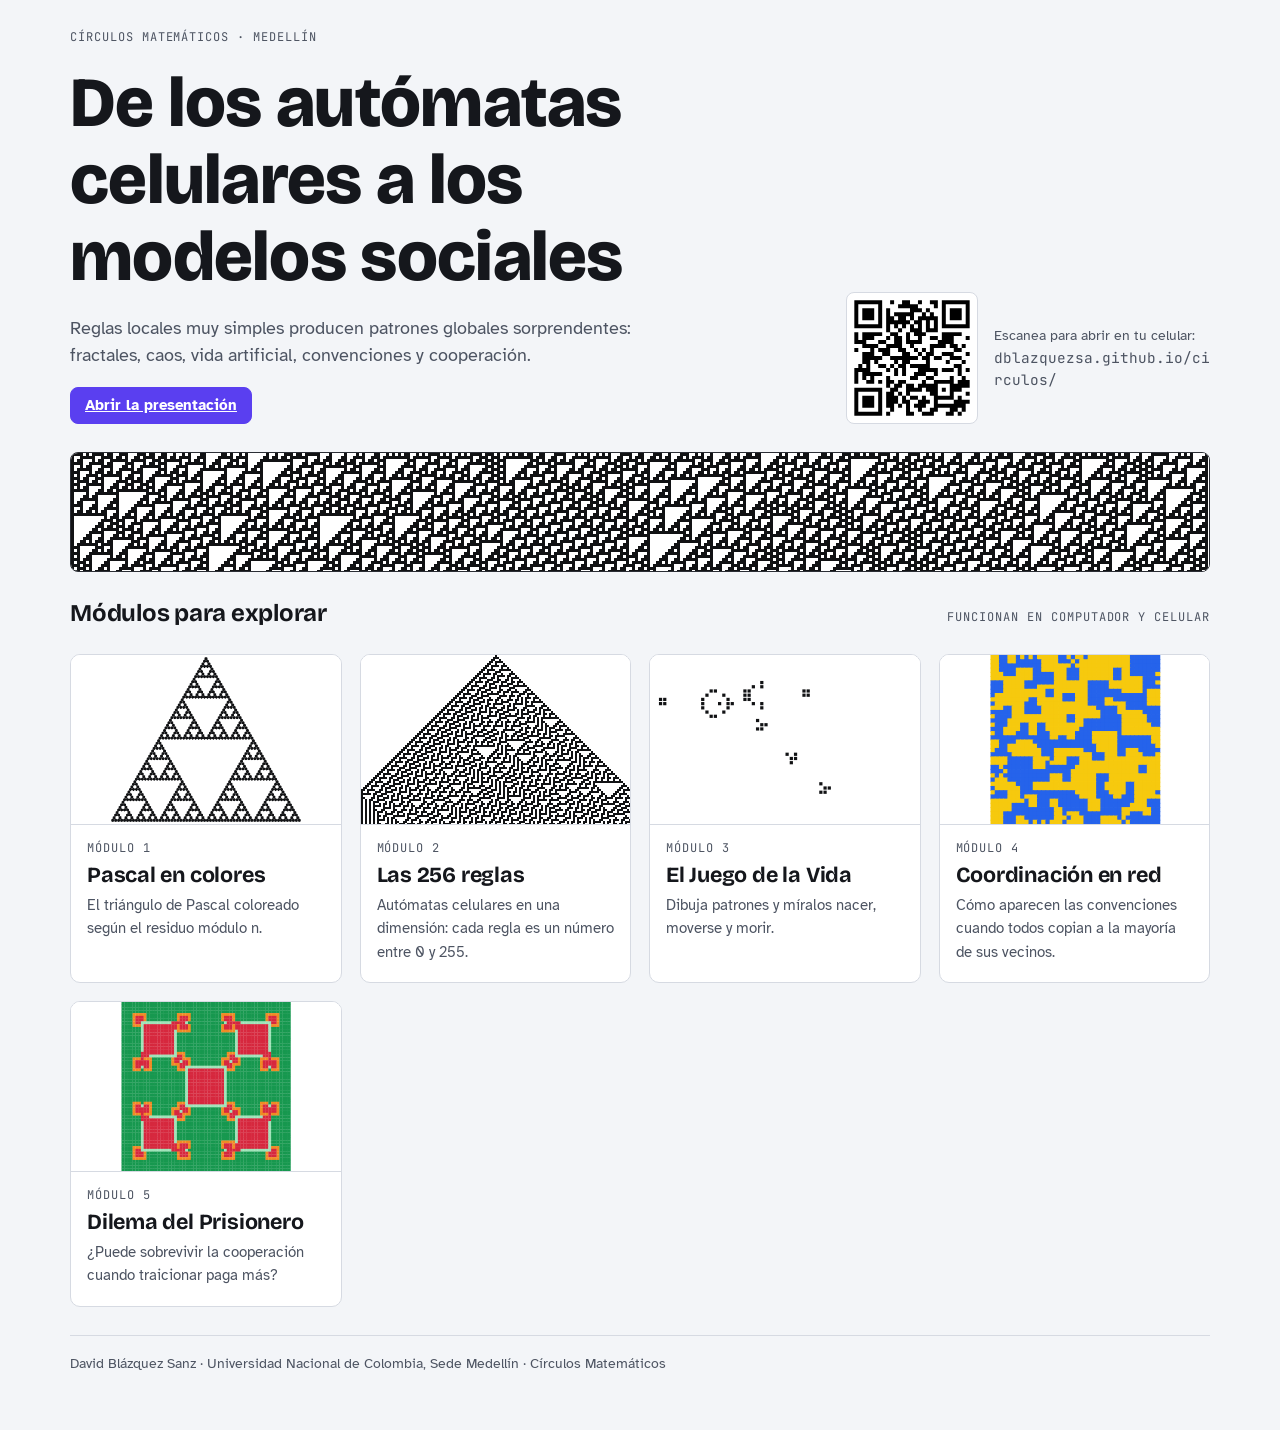
<file: index.html>
<!doctype html>
<html lang="es">
<head>
<meta charset="utf-8">
<meta name="viewport" content="width=device-width, initial-scale=1, viewport-fit=cover">
<title>Autómatas y Agentes</title>
<link rel="preconnect" href="https://fonts.googleapis.com">
<link rel="preconnect" href="https://fonts.gstatic.com" crossorigin>
<link rel="stylesheet" href="https://fonts.googleapis.com/css2?family=Atkinson+Hyperlegible:wght@400;700&family=Bricolage+Grotesque:opsz,wght@12..96,500;12..96,800&family=JetBrains+Mono:wght@400;700&display=swap">
<link rel="stylesheet" href="css/estilo.css">
<style>
  .portada-inicio { display: grid; grid-template-columns: minmax(0, 1.5fr) minmax(0, 1fr); gap: 32px; align-items: end; }
  .portada-inicio h1 { font-size: clamp(2.3rem, 6vw, 4.4rem); font-weight: 800; max-width: 16ch; }
  .portada-inicio .lema { color: var(--tinta-2); font-size: 1.1rem; max-width: 52ch; }
  .portada-inicio .texto { display: flex; flex-direction: column; gap: 18px; }
  .tira-inicio { height: 120px; border: 1.5px solid var(--tablero-borde); border-radius: 8px; overflow: hidden; background: var(--cel-muerta); position: relative; }
  .tira-inicio canvas { position: absolute; inset: 0; }
  .lado { display: flex; gap: 16px; align-items: center; justify-content: flex-end; flex-wrap: wrap; }
  .qr-inicio { width: 132px; height: 132px; background: #fff; border-radius: 8px; padding: 6px; border: 1.5px solid var(--linea); flex-shrink: 0; }
  .qr-inicio svg { width: 100%; height: 100%; display: block; }
  .lado p { font-size: 0.9rem; color: var(--tinta-2); max-width: 24ch; }
  .lado .mono { word-break: break-all; }
  .tarjetas { display: grid; grid-template-columns: repeat(auto-fill, minmax(260px, 1fr)); gap: 18px; }
  .tarjeta { display: flex; flex-direction: column; background: var(--superficie); border: 1.5px solid var(--linea); border-radius: var(--radio); overflow: hidden; text-decoration: none; color: inherit; }
  .tarjeta:hover { border-color: var(--acento); }
  .tarjeta .vista { height: 170px; position: relative; border-bottom: 1.5px solid var(--linea); background: var(--cel-muerta); }
  .tarjeta .vista canvas { position: absolute; inset: 0; }
  .tarjeta .info { padding: 14px 16px 18px; display: flex; flex-direction: column; gap: 6px; }
  .tarjeta h2 { font-size: 1.35rem; }
  .tarjeta p { color: var(--tinta-2); font-size: 0.95rem; }
  .bloque-titulo { display: flex; justify-content: space-between; align-items: baseline; gap: 12px; flex-wrap: wrap; }
  .bloque-titulo h2 { font-size: 1.5rem; }
  footer { color: var(--tinta-2); font-size: 0.9rem; border-top: 1px solid var(--linea); padding-top: 16px; }
  @media (max-width: 760px) {
    .portada-inicio { grid-template-columns: minmax(0, 1fr); }
    .lado { justify-content: flex-start; }
  }
</style>
</head>
<body>
<div class="pagina">
  <header class="portada-inicio">
    <div class="texto">
      <span class="etiqueta">Círculos Matemáticos · Medellín</span>
      <h1>De los autómatas celulares a los modelos sociales</h1>
      <p class="lema">Reglas locales muy simples producen patrones globales sorprendentes: fractales, caos, vida artificial, convenciones y cooperación.</p>
      <div class="fila-botones"><a class="btn principal" href="presentacion.html">Abrir la presentación</a></div>
    </div>
    <div class="lado">
      <div class="qr-inicio" id="qr"></div>
      <p id="url-texto">Escanea el código para abrir esta página en tu celular.</p>
    </div>
  </header>

  <div class="tira-inicio" data-regla="110"><canvas></canvas></div>

  <section class="bloque-titulo">
    <h2>Módulos para explorar</h2>
    <span class="etiqueta">Funcionan en computador y celular</span>
  </section>

  <div class="tarjetas">
    <a class="tarjeta" href="modulos/pascal.html">
      <div class="vista" data-vista="pascal"><canvas></canvas></div>
      <div class="info"><span class="etiqueta">Módulo 1</span><h2>Pascal en colores</h2><p>El triángulo de Pascal coloreado según el residuo módulo n.</p></div>
    </a>
    <a class="tarjeta" href="modulos/reglas.html">
      <div class="vista" data-vista="reglas"><canvas></canvas></div>
      <div class="info"><span class="etiqueta">Módulo 2</span><h2>Las 256 reglas</h2><p>Autómatas celulares en una dimensión: cada regla es un número entre 0 y 255.</p></div>
    </a>
    <a class="tarjeta" href="modulos/vida.html">
      <div class="vista" data-vista="vida"><canvas></canvas></div>
      <div class="info"><span class="etiqueta">Módulo 3</span><h2>El Juego de la Vida</h2><p>Dibuja patrones y míralos nacer, moverse y morir.</p></div>
    </a>
    <a class="tarjeta" href="modulos/coordinacion.html">
      <div class="vista" data-vista="coordinacion"><canvas></canvas></div>
      <div class="info"><span class="etiqueta">Módulo 4</span><h2>Coordinación en red</h2><p>Cómo aparecen las convenciones cuando todos copian a la mayoría de sus vecinos.</p></div>
    </a>
    <a class="tarjeta" href="modulos/dilema.html">
      <div class="vista" data-vista="dilema"><canvas></canvas></div>
      <div class="info"><span class="etiqueta">Módulo 5</span><h2>Dilema del Prisionero</h2><p>¿Puede sobrevivir la cooperación cuando traicionar paga más?</p></div>
    </a>
  </div>

  <footer>David Blázquez Sanz · Universidad Nacional de Colombia, Sede Medellín · Círculos Matemáticos</footer>
</div>

<script src="js/vendor/qrcode.js"></script>
<script src="js/logica.js"></script>
<script src="js/config.js"></script>
<script src="js/comun.js"></script>
<script src="js/mod-pascal.js"></script>
<script>
(function () {
  const L = CM.L;
  function preparar(el) {
    const cv = el.querySelector('canvas');
    const w = el.clientWidth, h = el.clientHeight, d = window.devicePixelRatio || 1;
    cv.width = Math.round(w * d); cv.height = Math.round(h * d);
    cv.style.width = w + 'px'; cv.style.height = h + 'px';
    const ctx = cv.getContext('2d');
    ctx.setTransform(d, 0, 0, d, 0, 0);
    return { ctx, w, h };
  }
  function cuadricula(ctx, w, h, n, colores, est) {
    const lado = Math.min(w, h) / n, ox = (w - lado * n) / 2, oy = (h - lado * n) / 2;
    ctx.fillStyle = CM.token('superficie');
    ctx.fillRect(0, 0, w, h);
    for (let k = 0; k < n * n; k++) {
      ctx.fillStyle = colores[est[k]];
      ctx.fillRect(ox + (k % n) * lado, oy + Math.floor(k / n) * lado, Math.ceil(lado), Math.ceil(lado));
    }
  }
  const vistas = {
    pascal(el) { const { ctx, w, h } = preparar(el); ctx.fillStyle = CM.token('cel-muerta'); ctx.fillRect(0, 0, w, h); CM.dibujarPascal(ctx, w, h, 64, 2); },
    reglas(el) { const { ctx, w, h } = preparar(el); CM.dibujarRegla(ctx, w, h, 30, null, { tam: 2, ancho: Math.floor(w / 2) }); },
    vida(el) {
      const { ctx, w, h } = preparar(el);
      const W = 64, H = 32;
      let c = new Uint8Array(W * H);
      for (const [x, y] of L.rle(CM.patronesVidaGosper)) c[(y + 2) * W + x + 2] = 1;
      for (let t = 0; t < 90; t++) c = L.vidaPaso(c, W, H);
      const lado = Math.min(w / W, h / H), ox = (w - lado * W) / 2, oy = (h - lado * H) / 2;
      ctx.fillStyle = CM.token('cel-muerta'); ctx.fillRect(0, 0, w, h);
      ctx.fillStyle = CM.token('cel-viva');
      for (let k = 0; k < W * H; k++) if (c[k]) ctx.fillRect(ox + (k % W) * lado + 0.5, oy + Math.floor(k / W) * lado + 0.5, lado - 1, lado - 1);
    },
    coordinacion(el) {
      const { ctx, w, h } = preparar(el);
      const n = 40; let s = new Uint8Array(n * n);
      let x = 7; const r = () => ((x = (x * 16807) % 2147483647) / 2147483647);
      for (let k = 0; k < n * n; k++) s[k] = r() < 0.5 ? 1 : 0;
      for (let t = 0; t < 6; t++) s = L.coordPaso(s, null, n);
      cuadricula(ctx, w, h, n, [CM.token('amarillo'), CM.token('azul')], s);
    },
    dilema(el) {
      const { ctx, w, h } = preparar(el);
      const n = 61; let s = L.escenario('caleidoscopio', n), prev = s;
      const op = { pagos: { R: 1, T: 1.85, S: 0, P: 0 }, moore: true, propio: true };
      for (let t = 0; t < 26; t++) { prev = s; s = L.dilemaPaso(s, n, op).nuevo; }
      const mezcla = new Uint8Array(n * n);
      for (let k = 0; k < n * n; k++) mezcla[k] = s[k] ? (prev[k] ? 0 : 2) : (prev[k] ? 3 : 1);
      cuadricula(ctx, w, h, n, [CM.token('verde'), CM.token('rojo'), CM.token('verde-claro'), CM.token('naranja')], mezcla);
    },
  };
  CM.patronesVidaGosper = '24bo$22bobo$12b2o6b2o12b2o$11bo3bo4b2o12b2o$2o8bo5bo3b2o$2o8bo3bob2o4bobo$10bo5bo7bo$11bo3bo$12b2o!';
  function todo() {
    document.querySelectorAll('[data-vista]').forEach((el) => vistas[el.dataset.vista](el));
    const tira = document.querySelector('.tira-inicio');
    const p = preparar(tira);
    const ancho = Math.floor(p.w / 3);
    CM.dibujarRegla(p.ctx, p.w, p.h, 110, null, { tam: 3, ancho, inicio: L.ca1dFilaInicial(ancho, 'azar', (() => { let x = 11; return () => ((x = (x * 16807) % 2147483647) / 2147483647); })()) });
  }
  todo();
  let t = 0;
  window.addEventListener('resize', () => { clearTimeout(t); t = setTimeout(todo, 150); });
  window.addEventListener('cm-tema', todo);

  const url = CM.urlSitio();
  if (CM.dibujarQR(document.getElementById('qr'), url)) document.getElementById('url-texto').innerHTML = 'Escanea para abrir en tu celular:<br><span class="mono">' + url.replace(/^https?:\/\//, '') + '</span>';
  else document.getElementById('qr').hidden = true;
})();
</script>
</body>
</html>
</file>
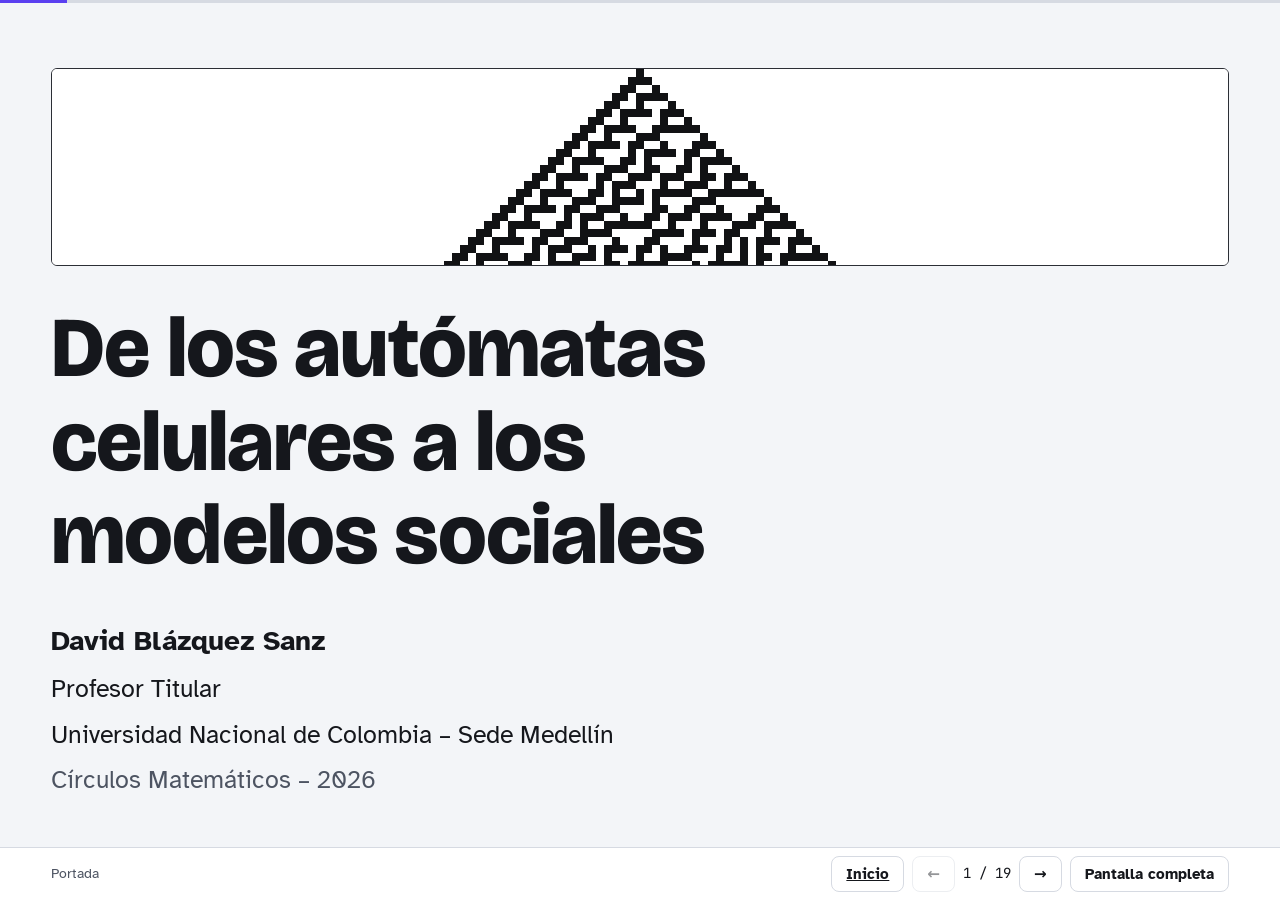
<file: presentacion.html>
<!doctype html>
<html lang="es">
<head>
<meta charset="utf-8">
<meta name="viewport" content="width=device-width, initial-scale=1, viewport-fit=cover">
<title>Autómatas y Agentes · Presentación</title>
<link rel="preconnect" href="https://fonts.googleapis.com">
<link rel="preconnect" href="https://fonts.gstatic.com" crossorigin>
<link rel="stylesheet" href="https://fonts.googleapis.com/css2?family=Atkinson+Hyperlegible:wght@400;700&family=Bricolage+Grotesque:opsz,wght@12..96,500;12..96,800&family=JetBrains+Mono:wght@400;700&display=swap">
<link rel="stylesheet" href="css/estilo.css">
<style>
  html, body { height: 100%; }
  body { overflow: hidden; }
  .presentacion { position: fixed; inset: 0; display: flex; flex-direction: column; }
  .diapositivas { position: relative; flex: 1; min-height: 0; }
  .diapo {
    position: absolute; inset: 0;
    display: none; flex-direction: column; gap: 2.2vh;
    padding-block: 4vh 2vh; padding-inline: max(16px, 4vw);
    font-size: clamp(16px, min(1.75vw, 3.1vh), 34px);
  }
  .diapo.activa { display: flex; }
  .diapo h2 { font-size: 2.3em; font-weight: 800; }
  .diapo .sub { color: var(--tinta-2); font-size: 1.05em; max-width: 60ch; }
  .diapo .cuerpo { flex: 1; min-height: 0; display: flex; gap: 3vw; }
  .diapo .cuerpo > * { min-width: 0; }
  .diapo .monta { flex: 1; min-height: 0; }
  .diapo .monta .modulo { font-size: 15px; }
  .columna { display: flex; flex-direction: column; gap: 2vh; justify-content: center; }
  .pregunta { font-family: var(--f-titulo); font-weight: 800; font-size: 1.7em; line-height: 1.15; text-wrap: balance; }
  .nota { color: var(--tinta-2); }

  /* Barra inferior */
  .barra {
    display: flex; align-items: center; justify-content: space-between; gap: 12px;
    padding-inline: max(16px, 4vw); padding-block: 8px calc(8px + env(safe-area-inset-bottom, 0px));
    border-top: 1px solid var(--linea); background: var(--superficie); font-size: 14px;
  }
  .barra .titulo-diapo { color: var(--tinta-2); overflow: hidden; text-overflow: ellipsis; white-space: nowrap; min-width: 0; }
  .barra .acciones { display: flex; gap: 8px; align-items: center; flex-shrink: 0; }
  .barra .contador { font-family: var(--f-mono); font-variant-numeric: tabular-nums; min-width: 6ch; text-align: center; }
  .progreso { height: 3px; background: var(--linea); }
  .progreso i { display: block; height: 100%; background: var(--acento); width: 0; transition: width 0.25s; }

  /* Portada */
  .portada { justify-content: center; gap: 4vh; }
  .portada .tira { height: 22vh; width: 100%; border: 1.5px solid var(--tablero-borde); border-radius: 6px; overflow: hidden; background: var(--cel-muerta); }
  .portada h1 { font-size: 3.8em; font-weight: 800; max-width: 18ch; }
  .portada .autor { display: flex; flex-direction: column; gap: 0.3em; font-size: 1.1em; }
  .portada .autor strong { font-size: 1.15em; }

  /* Concha */
  .concha { flex: 1; display: grid; grid-template-columns: 1fr 1fr; gap: 3vw; min-height: 0; }
  .concha figure { margin: 0; display: flex; flex-direction: column; gap: 1vh; min-height: 0; }
  .concha .marco { flex: 1; min-height: 0; border: 1.5px solid var(--tablero-borde); border-radius: 6px; overflow: hidden; background: var(--cel-muerta); position: relative; }
  .concha .marco.foto { background: #000; }
  .concha img { width: 100%; height: 100%; object-fit: contain; display: block; }
  .concha .falta { position: absolute; inset: 0; display: flex; align-items: center; justify-content: center; text-align: center; padding: 1em; color: #4d5462; background: repeating-linear-gradient(45deg, #f3f5f8 0 12px, #e9ecf2 12px 24px); font-size: 0.8em; }
  .concha figcaption { font-size: 0.7em; color: var(--tinta-2); }
  .concha canvas { position: absolute; inset: 0; }

  /* Casos grandes */
  .casos-grandes .casos { --gap-casos: 1.2vw; }
  .casos-grandes .caso .bit { font-size: 1em; color: #15171c; font-weight: 700; }
  .casos-grandes .casos { padding: 2.2vh 1.5vw; }
  .regla-texto { font-family: var(--f-titulo); font-size: 1.6em; font-weight: 800; }
  .binario-grande { font-family: var(--f-mono); font-size: 1.6em; letter-spacing: 0.15em; }
  .calculo { font-family: var(--f-mono); font-size: 1em; color: var(--tinta-2); }

  /* Clasificación */
  .cuatro { flex: 1; display: grid; grid-template-columns: repeat(4, minmax(0, 1fr)); gap: 2vw; min-height: 0; }
  .cuatro figure { margin: 0; display: flex; flex-direction: column; gap: 1vh; min-height: 0; }
  .cuatro .marco { flex: 1; min-height: 0; position: relative; border: 1.5px solid var(--tablero-borde); border-radius: 6px; overflow: hidden; background: var(--cel-muerta); }
  .cuatro canvas { position: absolute; inset: 0; }
  .cuatro figcaption strong { font-family: var(--f-titulo); font-size: 1.3em; display: block; }

  /* Clases de Wolfram */
  .clases { flex: 1; min-height: 0; display: grid; grid-template-columns: repeat(2, minmax(0, 1fr)); grid-template-rows: repeat(2, minmax(0, 1fr)); gap: 2vh 3vw; }
  .clase { display: grid; grid-template-columns: minmax(0, 1fr) minmax(0, 1fr); gap: 1.5vw; min-height: 0; align-items: center; }
  .clase .marco { position: relative; height: 100%; min-height: 0; border: 1.5px solid var(--tablero-borde); border-radius: 6px; overflow: hidden; background: var(--cel-muerta); }
  .clase .marco canvas { position: absolute; inset: 0; }
  .clase strong { font-family: var(--f-titulo); font-size: 1.15em; display: block; }
  .clase p { color: var(--tinta-2); font-size: 0.9em; }
  .clase .ej { font-family: var(--f-mono); font-size: 0.8em; }
  .referencia { font-size: 0.65em; color: var(--tinta-2); }

  /* Matrices de pagos */
  .bimatriz { border-collapse: separate; border-spacing: 0.3em; font-size: 1.2em; }
  .bimatriz th { font-weight: 700; font-size: 0.75em; padding: 0.3em 0.6em; }
  .bimatriz th.esq { display: flex; flex-direction: column; align-items: flex-end; gap: 0.1em; font-size: 0.65em; }
  .bimatriz td { background: var(--superficie); border: 2px solid var(--linea); border-radius: 8px; padding: 0.6em 1em; font-family: var(--f-mono); font-weight: 700; text-align: center; white-space: nowrap; }
  .bimatriz td.eq { border-color: var(--acento); background: var(--acento-suave); box-shadow: 0 0 0 2px var(--acento) inset; }
  .ja, .pa { color: var(--acento); }
  .jb, .pb { color: var(--naranja); }
  span.pa, span.pb { font-weight: 800; }

  /* Reglas de juegos */
  .reglas-lista { display: flex; flex-direction: column; gap: 1.6vh; margin: 0; padding-left: 1.3em; font-size: 1.15em; }
  .tabla-pagos { border-collapse: separate; border-spacing: 0.35em; font-size: 1.15em; }
  .tabla-pagos th, .tabla-pagos td { padding: 0.5em 0.9em; text-align: center; border-radius: 8px; }
  .tabla-pagos thead th { font-weight: 700; color: var(--tinta-2); font-size: 0.85em; }
  .tabla-pagos td { background: var(--superficie); border: 1.5px solid var(--linea); font-family: var(--f-mono); font-weight: 700; font-size: 1.1em; }
  .tabla-pagos .s { font-family: var(--f-texto); color: #fff; font-weight: 800; }
  .tabla-pagos .s.c { background: var(--verde); }
  .tabla-pagos .s.d { background: var(--rojo); }

  /* Descanso */
  .descanso { padding: 0; }
  .descanso .monta { position: absolute; inset: 0; }
  .descanso .monta .modulo { border: 0; border-radius: 0; height: 100%; }
  .descanso .monta .modulo-vista { padding: 0; }
  .descanso .monta .modulo-pie { display: none; }
  .descanso .letrero { position: absolute; left: 50%; top: 50%; transform: translate(-50%, -50%); background: var(--superficie); border: 2px solid var(--tablero-borde); border-radius: 12px; padding: 3vh 4vw; text-align: center; display: flex; flex-direction: column; gap: 1vh; }
  .descanso .letrero h2 { font-size: 3.2em; }

  /* Cierre */
  .cierre .cuerpo { align-items: center; }
  .qr { width: min(34vh, 30vw); aspect-ratio: 1; max-width: 100%; background: #fff; border-radius: 10px; padding: 8px; flex-shrink: 0; }
  .qr svg { width: 100%; height: 100%; display: block; }
  .url { font-family: var(--f-mono); font-size: 0.9em; word-break: break-all; }
  .enlaces { display: flex; flex-wrap: wrap; gap: 0.6em; }

  @media (max-width: 760px) {
    .diapo { font-size: 15px; overflow: auto; }
    .diapo .cuerpo, .concha, .cuatro, .clases { flex-direction: column; display: flex; }
    .clase .marco { min-height: 140px; }
    .cuatro .marco, .concha .marco { min-height: 160px; }
    .diapo .monta { min-height: 70vh; }
    .modulo.compacto { height: auto; }
    .modulo.compacto .modulo-area { min-height: 320px; }
  }
</style>
</head>
<body>
<div class="presentacion">
  <div class="progreso"><i id="progreso"></i></div>
  <main class="diapositivas" id="diapositivas">

    <!-- 1 -->
    <section class="diapo portada" data-titulo="Portada">
      <div class="tira" data-regla="30" data-animar="true"><canvas></canvas></div>
      <h1>De los autómatas celulares a los modelos sociales</h1>
      <div class="autor">
        <strong>David Blázquez Sanz</strong>
        <span>Profesor Titular</span>
        <span>Universidad Nacional de Colombia – Sede Medellín</span>
        <span class="nota">Círculos Matemáticos – 2026</span>
      </div>
    </section>

    <!-- 2 -->
    <section class="diapo" data-titulo="¿Cómo surge este dibujo?">
      <h2>¿Cómo surge este dibujo en una caracola?</h2>
      <div class="concha">
        <figure>
          <div class="marco foto"><img src="img/conus-textile.jpg" alt="Concha de Conus textile" data-foto><div class="falta" hidden><span>Foto de <em>Conus textile</em>: guarda la imagen como img/conus-textile.jpg</span></div></div>
          <figcaption data-credito><em>Conus textile</em>. Foto: <a href="https://www.malacology-asia.com/">malacology-asia.com</a></figcaption>
        </figure>
        <figure>
          <div class="marco" data-regla="126" data-inicio="azar" data-paleta="concha" data-tam="5" data-animar="true"><canvas></canvas></div>
          <figcaption>Un dibujo hecho con una regla muy simple: Wolfram 126.</figcaption>
        </figure>
      </div>
    </section>

    <!-- 3 -->
    <section class="diapo" data-titulo="Triángulo de Pascal">
      <h2>El triángulo de Pascal</h2>
      <p class="sub">Cada número surge combinando los dos números que tiene arriba; así los números combinatorios se generan automáticamente.</p>
      <div class="monta" data-modulo="pascal" data-opciones='{"filas":8,"n":2,"numeros":true}'></div>
    </section>

    <!-- 4 -->
    <section class="diapo" data-titulo="El código de Wolfram">
      <h2>Una regla es un número binario</h2>
      <p class="sub">Un vecindario de 3 celdas puede tener 8 configuraciones posibles. Un autómata es una regla que asigna a cada celda una respuesta en función del estado de su vecindario. Estas 8 respuestas, leídas como un número binario, dan un número entre 0 y 255.</p>
      <div class="cuerpo">
        <div class="columna" style="flex:1">
          <div class="casos-grandes" id="casos-codigo"></div>
          <p class="binario-grande">0 1 0 1 1 0 1 0</p>
          <p class="calculo">64 + 16 + 8 + 2 = <strong>90</strong></p>
          <p class="calculo">128 · 64 · 32 · 16 · 8 · 4 · 2 · 1</p>
        </div>
      </div>
    </section>

    <!-- 5 -->
    <section class="diapo" data-titulo="Autómata humano">
      <h2>Juguemos a evolucionar como un autómata</h2>
      <div class="cuerpo">
        <div class="columna" style="flex:1.4">
          <div class="casos-grandes" id="casos-humano"></div>
          <p class="binario-grande" id="binario-humano"></p>
          <p class="regla-texto" id="texto-humano"></p>
        </div>
        <div class="columna" style="flex:1">
          <ol class="reglas-lista">
            <li><strong>¡Miren!</strong> Cada uno mira a sus dos vecinos.</li>
            <li><strong>¡Cambien!</strong> Todos voltean su tarjeta al mismo tiempo.</li>
            <li>Los extremos tienen un vecino imaginario blanco.</li>
          </ol>
          <div class="fila-botones" id="botones-humano"></div>
        </div>
      </div>
    </section>

    <!-- 6 -->
    <section class="diapo" data-titulo="Cuatro tipos de comportamiento">
      <h2>¿Qué tipo de regla te tocó?</h2>
      <div class="cuatro">
        <figure><div class="marco" data-regla="8"><canvas></canvas></div><figcaption><strong>Se muere</strong>Regla 8</figcaption></figure>
        <figure><div class="marco" data-regla="4"><canvas></canvas></div><figcaption><strong>Se repite</strong>Regla 4</figcaption></figure>
        <figure><div class="marco" data-regla="90"><canvas></canvas></div><figcaption><strong>Fractal</strong>Regla 90</figcaption></figure>
        <figure><div class="marco" data-regla="30"><canvas></canvas></div><figcaption><strong>Caos</strong>Regla 30</figcaption></figure>
      </div>
    </section>

    <!-- 6b -->
    <section class="diapo" data-titulo="Clasificación de Wolfram">
      <h2>Las cuatro clases de Wolfram</h2>
      <p class="sub">Partiendo de una fila al azar, todo autómata celular cae en una de cuatro clases.</p>
      <div class="clases">
        <div class="clase"><div class="marco" data-regla="32" data-inicio="azar" data-descartar="0"><canvas></canvas></div><div><strong>Clase 1 · Uniforme</strong><p>Todo termina en un mismo estado.</p><span class="ej">Reglas 0, 8, 32</span></div></div>
        <div class="clase"><div class="marco" data-regla="108" data-inicio="azar" data-descartar="0"><canvas></canvas></div><div><strong>Clase 2 · Periódica</strong><p>Quedan estructuras simples, fijas o que se repiten.</p><span class="ej">Reglas 4, 50, 108</span></div></div>
        <div class="clase"><div class="marco" data-regla="30" data-inicio="azar" data-descartar="0"><canvas></canvas></div><div><strong>Clase 3 · Caótica</strong><p>Patrones desordenados que nunca se repiten.</p><span class="ej">Reglas 30, 45, 90</span></div></div>
        <div class="clase"><div class="marco" data-regla="110" data-inicio="azar" data-descartar="0"><canvas></canvas></div><div><strong>Clase 4 · Compleja</strong><p>Estructuras que se mueven, chocan e interactúan.</p><span class="ej">Reglas 54, 110</span></div></div>
      </div>
      <p class="referencia">S. Wolfram, «Universality and complexity in cellular automata», <em>Physica D</em> 10 (1984) 1–35 · S. Wolfram, <em>A New Kind of Science</em>, Wolfram Media, 2002.</p>
    </section>

    <!-- 7 -->
    <section class="diapo" data-titulo="Explorador de reglas">
      <h2>Explorador de reglas</h2>
      <div class="monta" data-modulo="wolfram" data-opciones='{"regla":90}'></div>
    </section>

    <!-- 8 -->
    <section class="diapo" data-titulo="Volvamos al caracol">
      <h2>El caracol también sigue una regla local</h2>
      <p class="sub">Cada célula del borde de la concha pone pigmento o no según lo que hacen sus vecinas. Así, fila a fila, aparece el dibujo.</p>
      <div class="concha">
        <figure>
          <div class="marco foto"><img src="img/conus-textile.jpg" alt="Concha de Conus textile" data-foto><div class="falta" hidden><span>Foto de <em>Conus textile</em>: guarda la imagen como img/conus-textile.jpg</span></div></div>
          <figcaption data-credito><em>Conus textile</em>. Foto: <a href="https://www.malacology-asia.com/">malacology-asia.com</a></figcaption>
        </figure>
        <figure>
          <div class="marco" data-regla="30" data-animar="true" data-ancho="201" data-paleta="concha"><canvas></canvas></div>
          <figcaption>Regla 30, desde una sola celda.</figcaption>
        </figure>
      </div>
    </section>

    <!-- 9 -->
    <section class="diapo" data-titulo="Juego de la Vida">
      <h2>El Juego de la Vida</h2>
      <p class="sub">Ahora en un plano. Una celda muerta nace con exactamente 3 vecinas vivas. Una viva sobrevive con 2 o 3. Si no, muere.</p>
      <p class="referencia">Inventado por John H. Conway (1970) y dado a conocer por Martin Gardner en su columna «Mathematical Games», <em>Scientific American</em>, octubre de 1970.</p>
      <div class="monta" data-modulo="vida" data-opciones='{"patron":"planeador"}'></div>
    </section>

    <!-- 10 -->
    <section class="diapo descanso" data-titulo="Descanso">
      <div class="monta" data-modulo="vida" data-opciones='{"patron":"azar","soloVista":true,"autoplay":true,"w":120,"h":68}'></div>
      <div class="letrero">
        <h2>Descanso</h2>
      </div>
    </section>

    <!-- 11b -->
    <section class="diapo" data-titulo="Matriz de pagos">
      <h2>Teoría de juegos: la matriz de pagos</h2>
      <div class="cuerpo">
        <div class="columna" style="flex:1">
          <p class="sub">Un juego tiene jugadores, estrategias y pagos. La matriz de pagos dice cuántos puntos gana cada jugador según lo que elijan los dos.</p>
          <ol class="reglas-lista">
            <li>El jugador <span class="pa">A</span> elige una fila; el jugador <span class="pb">B</span>, una columna.</li>
            <li>En cada casilla, el primer número es lo que gana <span class="pa">A</span> y el segundo, lo que gana <span class="pb">B</span>.</li>
            <li>Ejemplo: dos conductores se cruzan en una vía. Si los dos van por el mismo lado, ganan 1 cada uno; si no, chocan y ganan 0.</li>
          </ol>
        </div>
        <div class="columna" style="flex:1; align-items:center">
          <table class="bimatriz" aria-label="Matriz de pagos del juego de coordinación"><thead><tr><th class="esq"><span class="jb">B →</span><span class="ja">A ↓</span></th><th class="jb">Derecha</th><th class="jb">Izquierda</th></tr></thead><tbody><tr><th class="ja">Derecha</th><td><span class="pa">1</span>, <span class="pb">1</span></td><td><span class="pa">0</span>, <span class="pb">0</span></td></tr><tr><th class="ja">Izquierda</th><td><span class="pa">0</span>, <span class="pb">0</span></td><td><span class="pa">1</span>, <span class="pb">1</span></td></tr></tbody></table>
        </div>
      </div>
    </section>

    <!-- 11c -->
    <section class="diapo" data-titulo="Equilibrio de Nash">
      <h2>El equilibrio de Nash</h2>
      <p class="pregunta">Ningún jugador gana más cambiando él solo de estrategia.</p>
      <div class="cuerpo">
        <div class="columna" style="flex:1; align-items:center">
          <p class="etiqueta">Coordinación: dos equilibrios</p>
          <table class="bimatriz" aria-label="Juego de coordinación con sus equilibrios de Nash marcados"><thead><tr><th class="esq"><span class="jb">B →</span><span class="ja">A ↓</span></th><th class="jb">Derecha</th><th class="jb">Izquierda</th></tr></thead><tbody><tr><th class="ja">Derecha</th><td class="eq"><span class="pa">1</span>, <span class="pb">1</span></td><td><span class="pa">0</span>, <span class="pb">0</span></td></tr><tr><th class="ja">Izquierda</th><td><span class="pa">0</span>, <span class="pb">0</span></td><td class="eq"><span class="pa">1</span>, <span class="pb">1</span></td></tr></tbody></table>
          <p class="nota">Cualquier convención sirve, si todos la siguen.</p>
        </div>
        <div class="columna" style="flex:1; align-items:center">
          <p class="etiqueta">Dilema del Prisionero: un equilibrio</p>
          <table class="bimatriz" aria-label="Dilema del Prisionero con su equilibrio de Nash marcado"><thead><tr><th class="esq"><span class="jb">B →</span><span class="ja">A ↓</span></th><th class="jb">✓ coopera</th><th class="jb">✗ traiciona</th></tr></thead><tbody><tr><th class="ja">✓ coopera</th><td><span class="pa">3</span>, <span class="pb">3</span></td><td><span class="pa">0</span>, <span class="pb">5</span></td></tr><tr><th class="ja">✗ traiciona</th><td><span class="pa">5</span>, <span class="pb">0</span></td><td class="eq"><span class="pa">1</span>, <span class="pb">1</span></td></tr></tbody></table>
          <p class="nota">Los dos ganarían más cooperando, pero a cada uno le conviene traicionar.</p>
        </div>
      </div>
      <p class="referencia">J. F. Nash, «Equilibrium points in n-person games», <em>Proceedings of the National Academy of Sciences</em> 36 (1950) 48–49.</p>
    </section>

    <!-- 11a -->
    <section class="diapo" data-titulo="Juego de la Coordinación">
      <h2>El Juego de la Coordinación</h2>
      <div class="cuerpo">
        <div class="columna" style="flex:1.2">
          <ol class="reglas-lista">
            <li>A la cuenta de tres, todos muestran un color.</li>
            <li>Ganas 1 punto por cada vecino con tu mismo color.</li>
            <li>Si la mayoría de tus vecinos tiene otro color, en la siguiente ronda cambias a ese color. Con empate te quedas.</li>
          </ol>
        </div>
        <div class="columna" style="flex:1">
          <p class="pregunta">¿Cómo alcanzamos convenciones sociales?</p>
          <p class="pregunta">¿Por qué todos sabemos que debemos conducir por la derecha?</p>
        </div>
      </div>
    </section>

    <!-- 12 -->
    <section class="diapo" data-titulo="Coordinación en red">
      <h2>Convenciones que aparecen solas</h2>
      <div class="monta" data-modulo="coordinacion" data-opciones='{"n":5}'></div>
    </section>

    <!-- 13 -->
    <section class="diapo" data-titulo="Dilema del Prisionero">
      <h2>El Dilema del Prisionero</h2>
      <div class="cuerpo">
        <div class="columna" style="flex:1">
          <table class="tabla-pagos" aria-label="Puntos para mí según lo que jueguen mi vecino y yo">
            <thead><tr><th>yo \ mi vecino</th><th>✓ coopera</th><th>✗ traiciona</th></tr></thead>
            <tbody>
              <tr><th class="s c">✓ coopero</th><td>3</td><td>0</td></tr>
              <tr><th class="s d">✗ traiciono</th><td>5</td><td>1</td></tr>
            </tbody>
          </table>
          <p class="nota">Los números son mis puntos.</p>
        </div>
        <div class="columna" style="flex:1.1">
          <ol class="reglas-lista">
            <li>Juego con cada uno de mis vecinos y sumo mis puntos.</li>
            <li>Miro los puntos de mis vecinos.</li>
            <li>Copio la estrategia del vecino con más puntos, si tiene más que yo.</li>
          </ol>
        </div>
      </div>
    </section>

    <!-- 14 -->
    <section class="diapo" data-titulo="Dilema en red">
      <h2>¿Sobrevive la cooperación?</h2>
      <div class="monta" data-modulo="dilema" data-opciones='{"n":5,"escenario":"B"}'></div>
    </section>

    <!-- 15 -->
    <section class="diapo" data-titulo="Reflexión">
      <h2>Para pensar</h2>
      <div class="cuerpo">
        <div class="columna" style="flex:1">
          <p class="pregunta">¿Qué hizo que la cooperación sobreviviera en un caso y no en el otro?</p>
          <p class="pregunta">¿Dónde en tu vida hay un barrio cooperador? ¿Y un traidor que se contagia?</p>
          <p class="pregunta">¿Una convención mala se puede cambiar?</p>
        </div>
      </div>
    </section>

    <!-- 16 -->
    <section class="diapo cierre" data-titulo="Cierre">
      <h2>Reglas locales, patrones globales</h2>
      <div class="cuerpo">
        <div class="qr" id="qr-cierre"></div>
        <div class="columna" style="flex:1">
          <p class="sub">Escribe en tu cuaderno una situación de tu vida que sea un dilema del prisionero.</p>
          <p>Sigue explorando en casa:</p>
          <p class="url" id="url-cierre"></p>
          <div class="enlaces">
            <a class="btn" href="modulos/pascal.html">Pascal</a>
            <a class="btn" href="modulos/reglas.html">Reglas 1D</a>
            <a class="btn" href="modulos/vida.html">Juego de la Vida</a>
            <a class="btn" href="modulos/coordinacion.html">Coordinación</a>
            <a class="btn" href="modulos/dilema.html">Dilema</a>
          </div>
        </div>
      </div>
    </section>

  </main>
  <nav class="barra" aria-label="Navegación de la presentación">
    <span class="titulo-diapo" id="titulo-diapo"></span>
    <div class="acciones">
      <a class="btn" href="index.html">Inicio</a>
      <button class="btn" type="button" id="anterior" aria-label="Diapositiva anterior">←</button>
      <span class="contador" id="contador"></span>
      <button class="btn" type="button" id="siguiente" aria-label="Diapositiva siguiente">→</button>
      <button class="btn" type="button" id="pantalla">Pantalla completa</button>
    </div>
  </nav>
</div>

<script src="js/vendor/qrcode.js"></script>
<script src="js/logica.js"></script>
<script src="js/config.js"></script>
<script src="js/comun.js"></script>
<script src="js/mod-pascal.js"></script>
<script src="js/mod-wolfram.js"></script>
<script src="js/mod-vida.js"></script>
<script src="js/mod-coordinacion.js"></script>
<script src="js/mod-dilema.js"></script>
<script src="js/presentacion.js"></script>
</body>
</html>
</file>
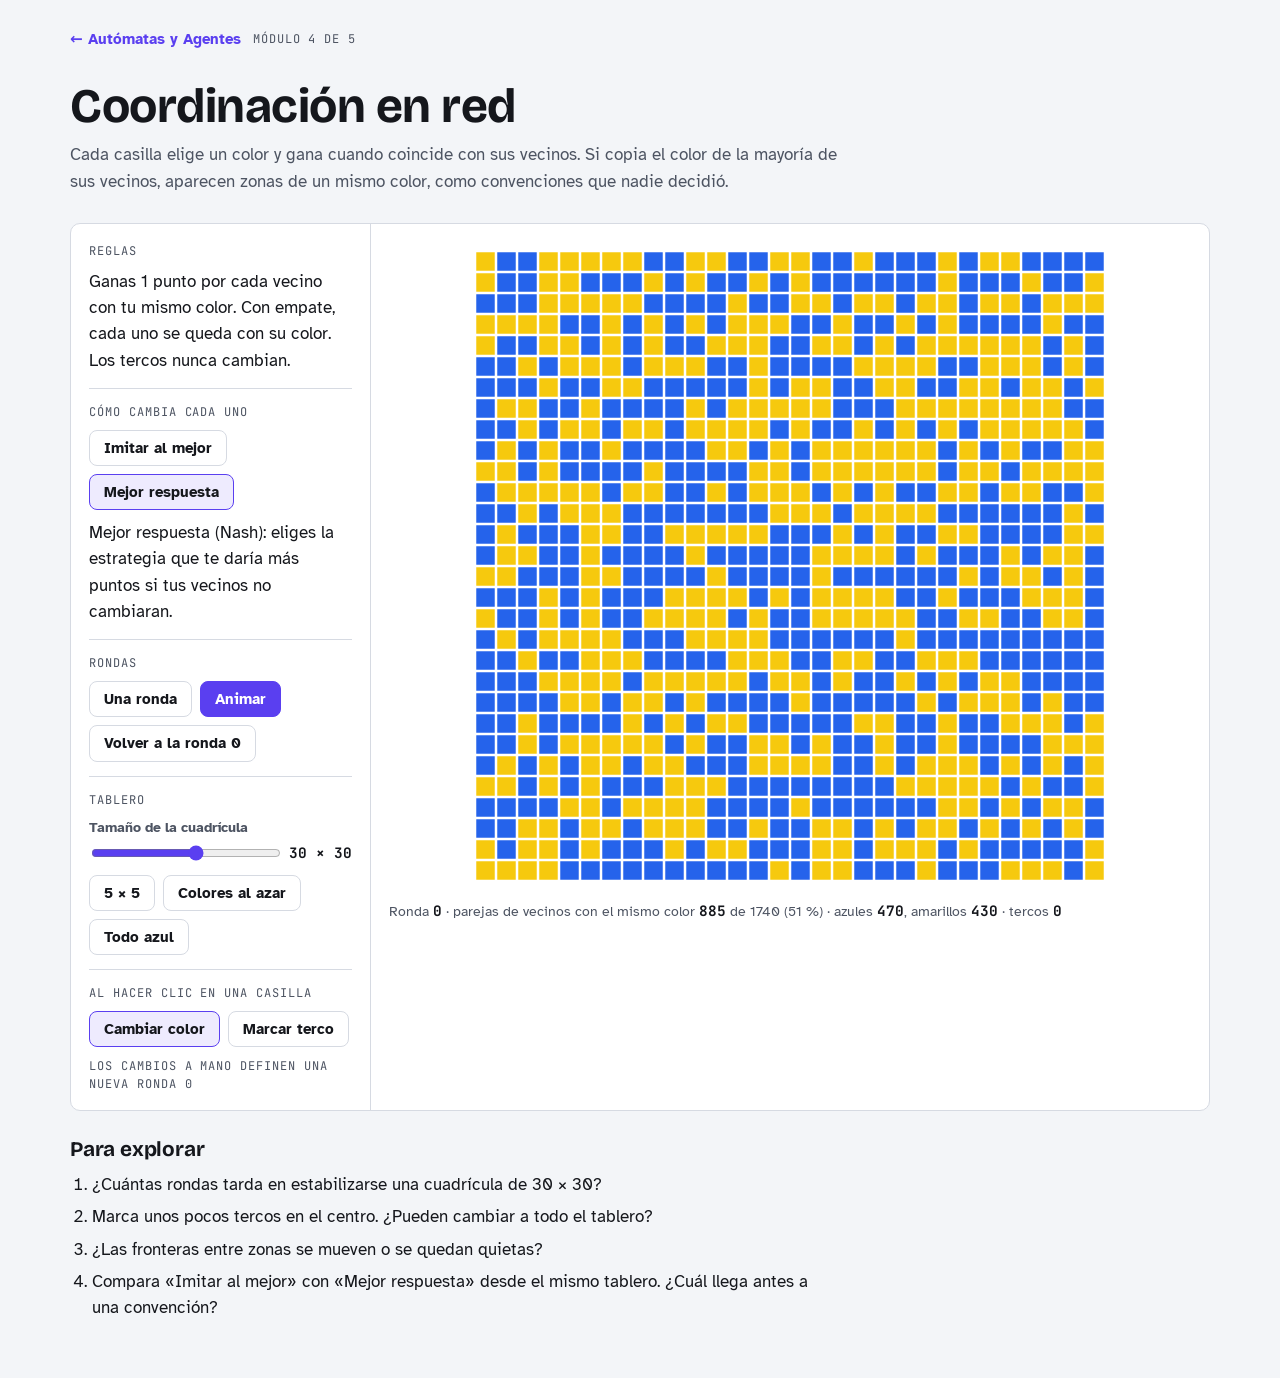
<file: modulos/coordinacion.html>
<!doctype html>
<html lang="es">
<head>
<meta charset="utf-8">
<meta name="viewport" content="width=device-width, initial-scale=1, viewport-fit=cover">
<title>Juego de la Coordinación · Autómatas y Agentes</title>
<link rel="preconnect" href="https://fonts.googleapis.com">
<link rel="preconnect" href="https://fonts.gstatic.com" crossorigin>
<link rel="stylesheet" href="https://fonts.googleapis.com/css2?family=Atkinson+Hyperlegible:wght@400;700&family=Bricolage+Grotesque:opsz,wght@12..96,500;12..96,800&family=JetBrains+Mono:wght@400;700&display=swap">
<link rel="stylesheet" href="../css/estilo.css">
<style>
  .preguntas { display: flex; flex-direction: column; gap: 10px; max-width: 70ch; }
  .preguntas ol { margin: 0; padding-left: 1.3em; display: flex; flex-direction: column; gap: 6px; }
  .preguntas h2 { font-size: 1.3rem; }
</style>
</head>
<body>
<div class="pagina">
  <nav class="migas" aria-label="Ruta">
    <a href="../index.html">← Autómatas y Agentes</a>
    <span class="etiqueta">Módulo 4 de 5</span>
  </nav>
  <header class="encabezado-modulo">
    <h1>Coordinación en red</h1>
    <p>Cada casilla elige un color y gana cuando coincide con sus vecinos. Si copia el color de la mayoría de sus vecinos, aparecen zonas de un mismo color, como convenciones que nadie decidió.</p>
  </header>
  <div id="modulo"></div>
  <section class="preguntas">
    <h2>Para explorar</h2>
    <ol><li>¿Cuántas rondas tarda en estabilizarse una cuadrícula de 30 × 30?</li><li>Marca unos pocos tercos en el centro. ¿Pueden cambiar a todo el tablero?</li><li>¿Las fronteras entre zonas se mueven o se quedan quietas?</li><li>Compara «Imitar al mejor» con «Mejor respuesta» desde el mismo tablero. ¿Cuál llega antes a una convención?</li></ol>
  </section>
</div>
<script src="../js/logica.js"></script>
<script src="../js/config.js"></script>
<script src="../js/comun.js"></script>
<script src="../js/mod-coordinacion.js"></script>
<script>CM.montar(document.getElementById('modulo'), 'coordinacion', {"n":30});</script>
</body>
</html>
</file>
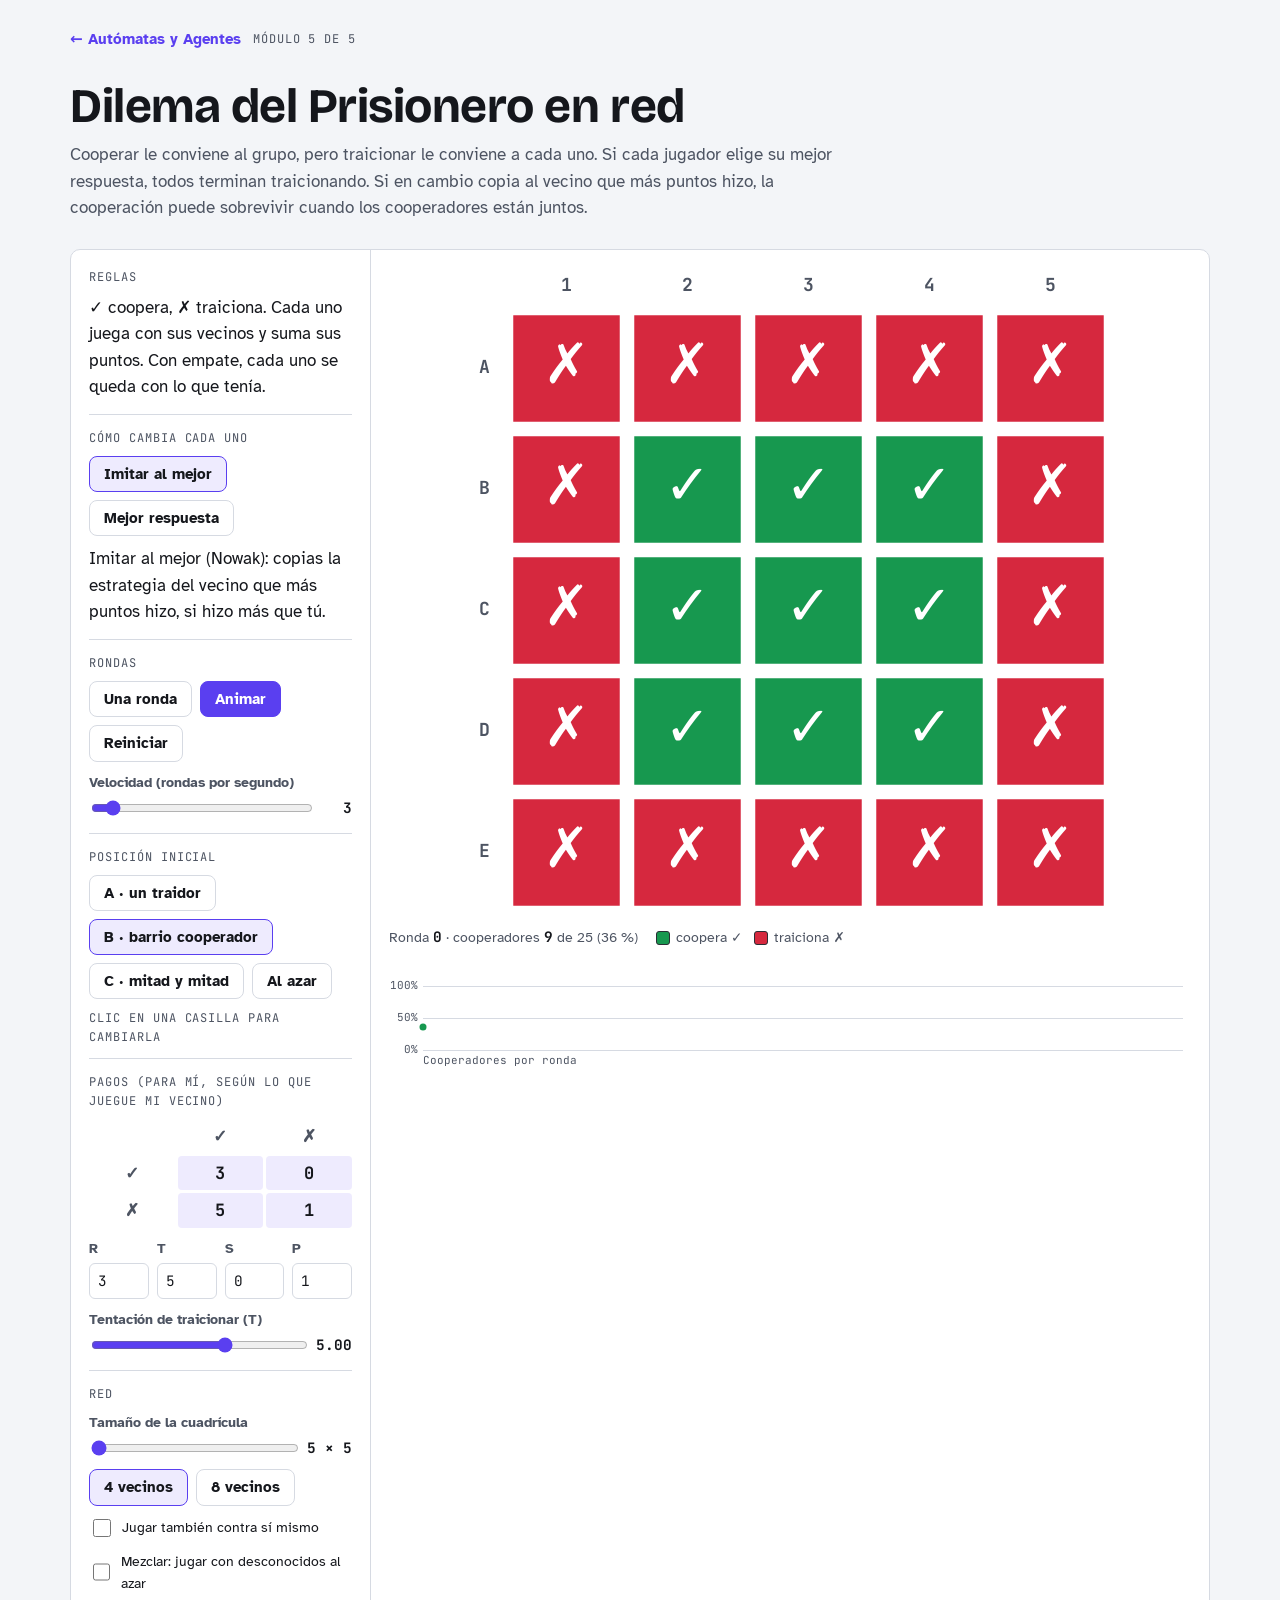
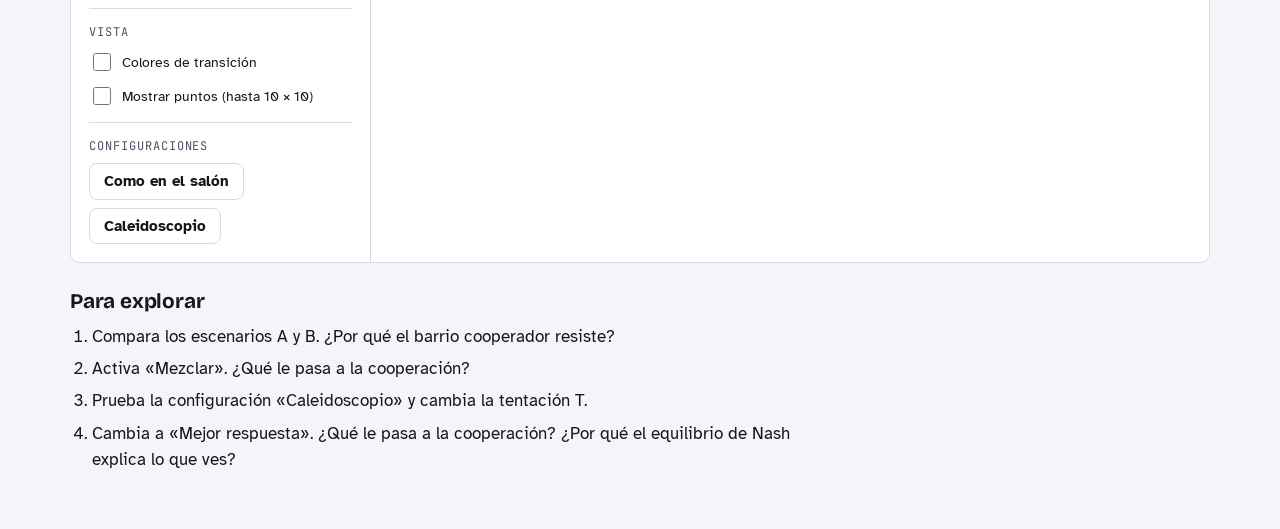
<file: modulos/dilema.html>
<!doctype html>
<html lang="es">
<head>
<meta charset="utf-8">
<meta name="viewport" content="width=device-width, initial-scale=1, viewport-fit=cover">
<title>Dilema del Prisionero · Autómatas y Agentes</title>
<link rel="preconnect" href="https://fonts.googleapis.com">
<link rel="preconnect" href="https://fonts.gstatic.com" crossorigin>
<link rel="stylesheet" href="https://fonts.googleapis.com/css2?family=Atkinson+Hyperlegible:wght@400;700&family=Bricolage+Grotesque:opsz,wght@12..96,500;12..96,800&family=JetBrains+Mono:wght@400;700&display=swap">
<link rel="stylesheet" href="../css/estilo.css">
<style>
  .preguntas { display: flex; flex-direction: column; gap: 10px; max-width: 70ch; }
  .preguntas ol { margin: 0; padding-left: 1.3em; display: flex; flex-direction: column; gap: 6px; }
  .preguntas h2 { font-size: 1.3rem; }
</style>
</head>
<body>
<div class="pagina">
  <nav class="migas" aria-label="Ruta">
    <a href="../index.html">← Autómatas y Agentes</a>
    <span class="etiqueta">Módulo 5 de 5</span>
  </nav>
  <header class="encabezado-modulo">
    <h1>Dilema del Prisionero en red</h1>
    <p>Cooperar le conviene al grupo, pero traicionar le conviene a cada uno. Si cada jugador elige su mejor respuesta, todos terminan traicionando. Si en cambio copia al vecino que más puntos hizo, la cooperación puede sobrevivir cuando los cooperadores están juntos.</p>
  </header>
  <div id="modulo"></div>
  <section class="preguntas">
    <h2>Para explorar</h2>
    <ol><li>Compara los escenarios A y B. ¿Por qué el barrio cooperador resiste?</li><li>Activa «Mezclar». ¿Qué le pasa a la cooperación?</li><li>Prueba la configuración «Caleidoscopio» y cambia la tentación T.</li><li>Cambia a «Mejor respuesta». ¿Qué le pasa a la cooperación? ¿Por qué el equilibrio de Nash explica lo que ves?</li></ol>
  </section>
</div>
<script src="../js/logica.js"></script>
<script src="../js/config.js"></script>
<script src="../js/comun.js"></script>
<script src="../js/mod-dilema.js"></script>
<script>CM.montar(document.getElementById('modulo'), 'dilema', {"n":5,"escenario":"B"});</script>
</body>
</html>
</file>
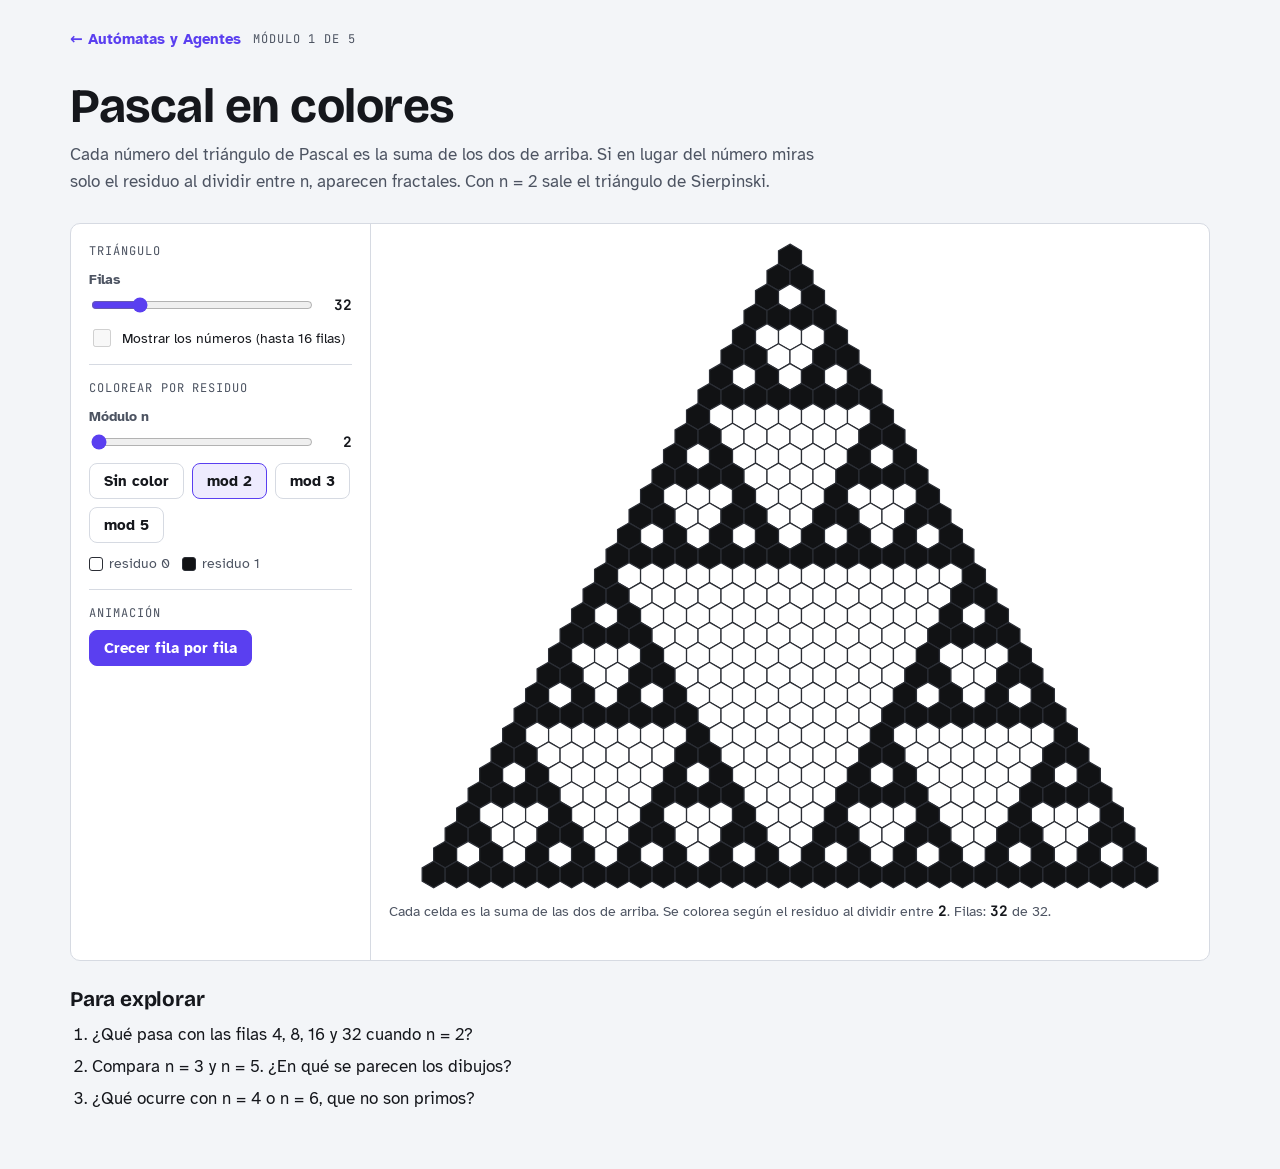
<file: modulos/pascal.html>
<!doctype html>
<html lang="es">
<head>
<meta charset="utf-8">
<meta name="viewport" content="width=device-width, initial-scale=1, viewport-fit=cover">
<title>Triángulo de Pascal · Autómatas y Agentes</title>
<link rel="preconnect" href="https://fonts.googleapis.com">
<link rel="preconnect" href="https://fonts.gstatic.com" crossorigin>
<link rel="stylesheet" href="https://fonts.googleapis.com/css2?family=Atkinson+Hyperlegible:wght@400;700&family=Bricolage+Grotesque:opsz,wght@12..96,500;12..96,800&family=JetBrains+Mono:wght@400;700&display=swap">
<link rel="stylesheet" href="../css/estilo.css">
<style>
  .preguntas { display: flex; flex-direction: column; gap: 10px; max-width: 70ch; }
  .preguntas ol { margin: 0; padding-left: 1.3em; display: flex; flex-direction: column; gap: 6px; }
  .preguntas h2 { font-size: 1.3rem; }
</style>
</head>
<body>
<div class="pagina">
  <nav class="migas" aria-label="Ruta">
    <a href="../index.html">← Autómatas y Agentes</a>
    <span class="etiqueta">Módulo 1 de 5</span>
  </nav>
  <header class="encabezado-modulo">
    <h1>Pascal en colores</h1>
    <p>Cada número del triángulo de Pascal es la suma de los dos de arriba. Si en lugar del número miras solo el residuo al dividir entre n, aparecen fractales. Con n = 2 sale el triángulo de Sierpinski.</p>
  </header>
  <div id="modulo"></div>
  <section class="preguntas">
    <h2>Para explorar</h2>
    <ol><li>¿Qué pasa con las filas 4, 8, 16 y 32 cuando n = 2?</li><li>Compara n = 3 y n = 5. ¿En qué se parecen los dibujos?</li><li>¿Qué ocurre con n = 4 o n = 6, que no son primos?</li></ol>
  </section>
</div>
<script src="../js/logica.js"></script>
<script src="../js/config.js"></script>
<script src="../js/comun.js"></script>
<script src="../js/mod-pascal.js"></script>
<script>CM.montar(document.getElementById('modulo'), 'pascal', {"filas":32,"n":2});</script>
</body>
</html>
</file>
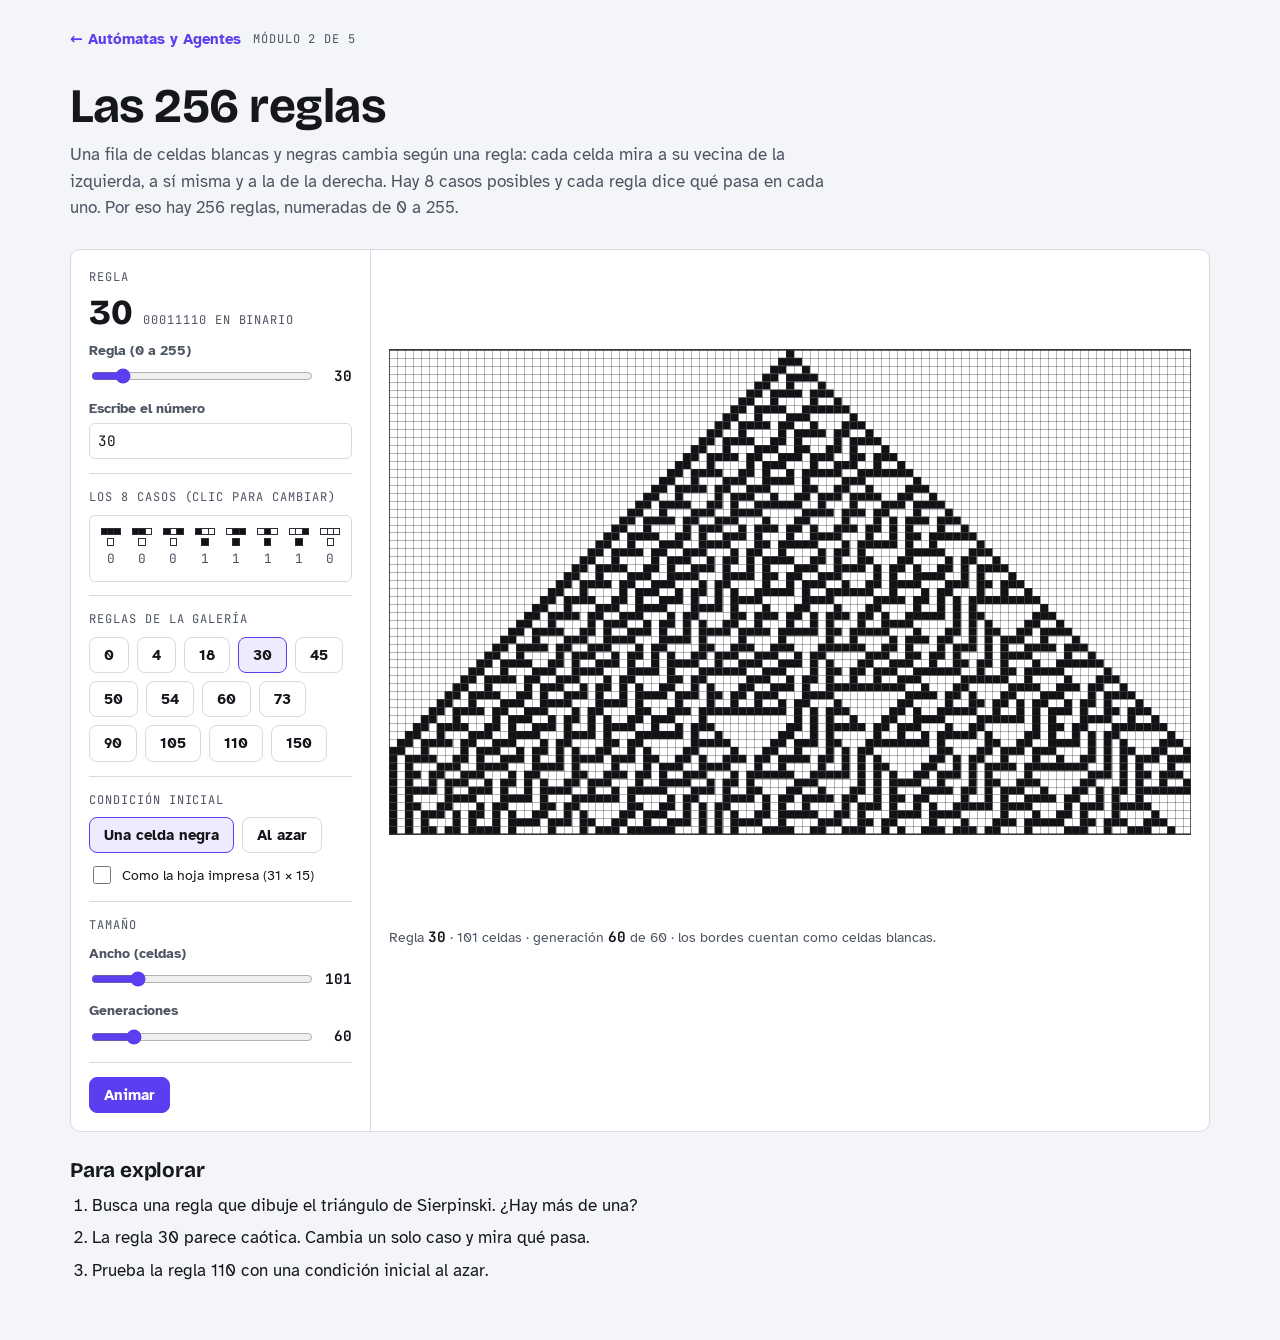
<file: modulos/reglas.html>
<!doctype html>
<html lang="es">
<head>
<meta charset="utf-8">
<meta name="viewport" content="width=device-width, initial-scale=1, viewport-fit=cover">
<title>Explorador de reglas · Autómatas y Agentes</title>
<link rel="preconnect" href="https://fonts.googleapis.com">
<link rel="preconnect" href="https://fonts.gstatic.com" crossorigin>
<link rel="stylesheet" href="https://fonts.googleapis.com/css2?family=Atkinson+Hyperlegible:wght@400;700&family=Bricolage+Grotesque:opsz,wght@12..96,500;12..96,800&family=JetBrains+Mono:wght@400;700&display=swap">
<link rel="stylesheet" href="../css/estilo.css">
<style>
  .preguntas { display: flex; flex-direction: column; gap: 10px; max-width: 70ch; }
  .preguntas ol { margin: 0; padding-left: 1.3em; display: flex; flex-direction: column; gap: 6px; }
  .preguntas h2 { font-size: 1.3rem; }
</style>
</head>
<body>
<div class="pagina">
  <nav class="migas" aria-label="Ruta">
    <a href="../index.html">← Autómatas y Agentes</a>
    <span class="etiqueta">Módulo 2 de 5</span>
  </nav>
  <header class="encabezado-modulo">
    <h1>Las 256 reglas</h1>
    <p>Una fila de celdas blancas y negras cambia según una regla: cada celda mira a su vecina de la izquierda, a sí misma y a la de la derecha. Hay 8 casos posibles y cada regla dice qué pasa en cada uno. Por eso hay 256 reglas, numeradas de 0 a 255.</p>
  </header>
  <div id="modulo"></div>
  <section class="preguntas">
    <h2>Para explorar</h2>
    <ol><li>Busca una regla que dibuje el triángulo de Sierpinski. ¿Hay más de una?</li><li>La regla 30 parece caótica. Cambia un solo caso y mira qué pasa.</li><li>Prueba la regla 110 con una condición inicial al azar.</li></ol>
  </section>
</div>
<script src="../js/logica.js"></script>
<script src="../js/config.js"></script>
<script src="../js/comun.js"></script>
<script src="../js/mod-wolfram.js"></script>
<script>CM.montar(document.getElementById('modulo'), 'wolfram', {"regla":30});</script>
</body>
</html>
</file>
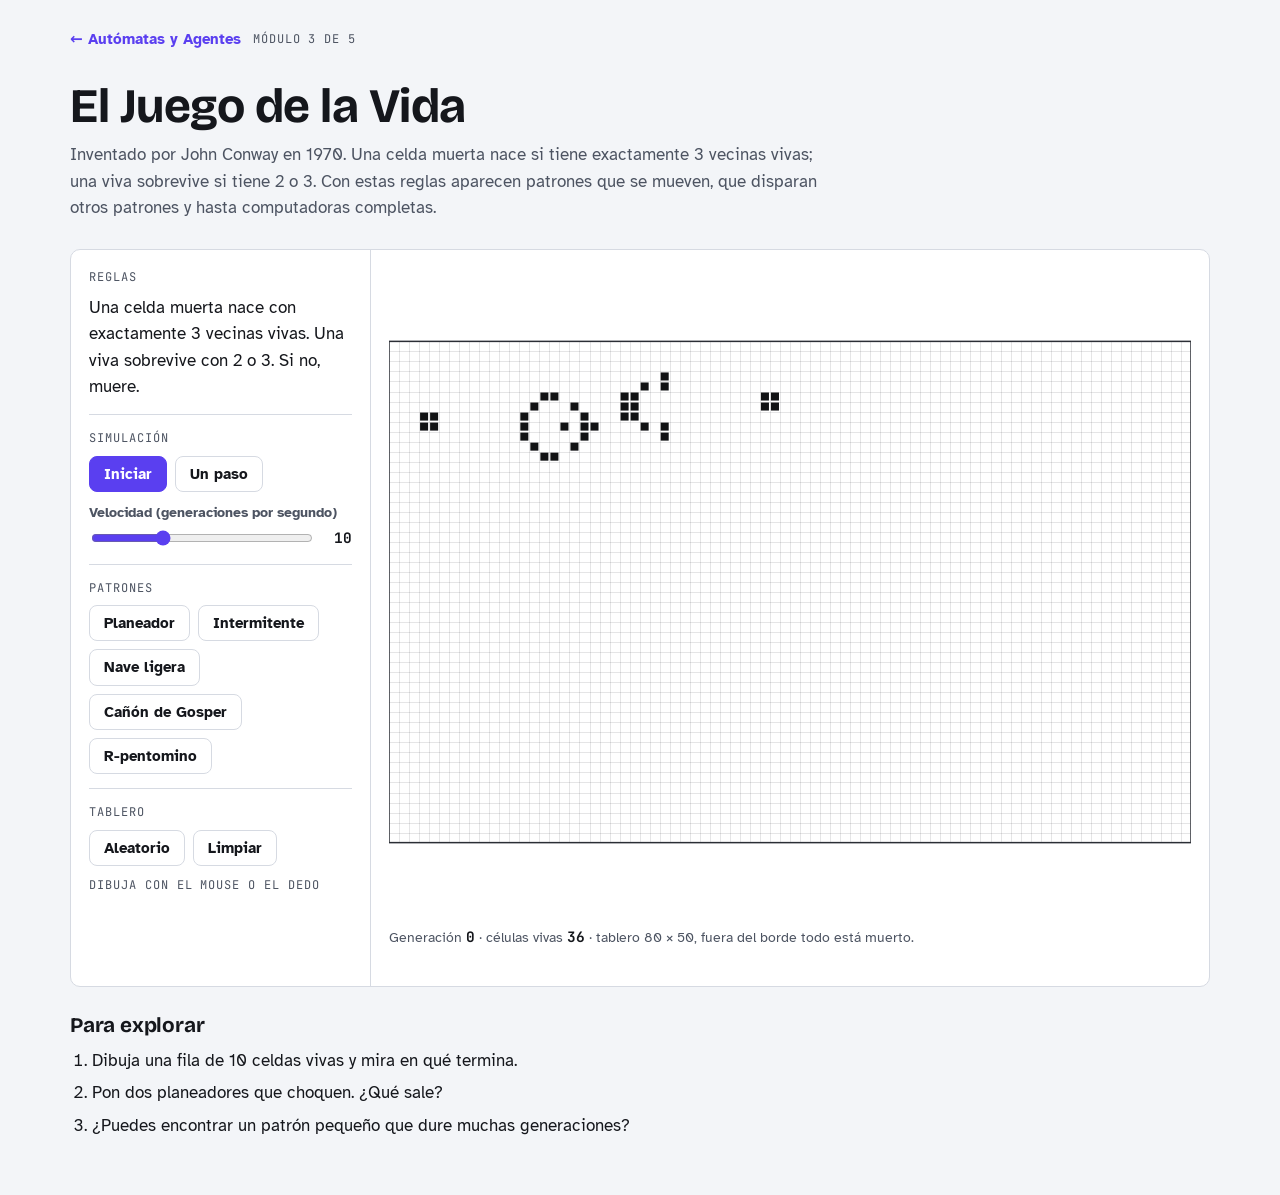
<file: modulos/vida.html>
<!doctype html>
<html lang="es">
<head>
<meta charset="utf-8">
<meta name="viewport" content="width=device-width, initial-scale=1, viewport-fit=cover">
<title>Juego de la Vida · Autómatas y Agentes</title>
<link rel="preconnect" href="https://fonts.googleapis.com">
<link rel="preconnect" href="https://fonts.gstatic.com" crossorigin>
<link rel="stylesheet" href="https://fonts.googleapis.com/css2?family=Atkinson+Hyperlegible:wght@400;700&family=Bricolage+Grotesque:opsz,wght@12..96,500;12..96,800&family=JetBrains+Mono:wght@400;700&display=swap">
<link rel="stylesheet" href="../css/estilo.css">
<style>
  .preguntas { display: flex; flex-direction: column; gap: 10px; max-width: 70ch; }
  .preguntas ol { margin: 0; padding-left: 1.3em; display: flex; flex-direction: column; gap: 6px; }
  .preguntas h2 { font-size: 1.3rem; }
</style>
</head>
<body>
<div class="pagina">
  <nav class="migas" aria-label="Ruta">
    <a href="../index.html">← Autómatas y Agentes</a>
    <span class="etiqueta">Módulo 3 de 5</span>
  </nav>
  <header class="encabezado-modulo">
    <h1>El Juego de la Vida</h1>
    <p>Inventado por John Conway en 1970. Una celda muerta nace si tiene exactamente 3 vecinas vivas; una viva sobrevive si tiene 2 o 3. Con estas reglas aparecen patrones que se mueven, que disparan otros patrones y hasta computadoras completas.</p>
  </header>
  <div id="modulo"></div>
  <section class="preguntas">
    <h2>Para explorar</h2>
    <ol><li>Dibuja una fila de 10 celdas vivas y mira en qué termina.</li><li>Pon dos planeadores que choquen. ¿Qué sale?</li><li>¿Puedes encontrar un patrón pequeño que dure muchas generaciones?</li></ol>
  </section>
</div>
<script src="../js/logica.js"></script>
<script src="../js/config.js"></script>
<script src="../js/comun.js"></script>
<script src="../js/mod-vida.js"></script>
<script>CM.montar(document.getElementById('modulo'), 'vida', {"patron":"gosper"});</script>
</body>
</html>
</file>
<file: css/estilo.css>
/* Concepto: fondo liso y limpio; los módulos son tableros enmarcados, tipografía grotesca expresiva para títulos y una de alta legibilidad para leer desde lejos. */
:root {
  --papel: #f3f5f8;
  --superficie: #ffffff;
  --tinta: #15171c;
  --tinta-2: #4d5462;
  --linea: #d6dae2;
  --acento: #5a3ff0;
  --acento-tinta: #ffffff;
  --acento-suave: rgba(90, 63, 240, 0.1);

  /* Colores de los modelos (fijos, no dependen del tema) */
  --cel-viva: #111214;
  --cel-muerta: #ffffff;
  --tablero-borde: #2b2e35;
  --azul: #2563eb;
  --amarillo: #f6c90e;
  --verde: #17984f;
  --rojo: #d6283e;
  --verde-claro: #9fe3b8;
  --naranja: #f08a24;

  --f-titulo: "Bricolage Grotesque", "Avenir Next", "Segoe UI", system-ui, sans-serif;
  --f-texto: "Atkinson Hyperlegible", "Verdana", system-ui, sans-serif;
  --f-mono: "JetBrains Mono", ui-monospace, "SFMono-Regular", Menlo, monospace;

  --radio: 10px;
  color-scheme: light;
}
@media (prefers-color-scheme: dark) {
  :root:not([data-theme="light"]) {
    --papel: #0e1014;
    --superficie: #171a20;
    --tinta: #eceef3;
    --tinta-2: #a4abb9;
    --linea: #2b303a;
      --acento: #a294ff;
    --acento-tinta: #14121f;
    --acento-suave: rgba(162, 148, 255, 0.14);
    --tablero-borde: #3a3f4a;
    color-scheme: dark;
  }
}
:root[data-theme="dark"] {
  --papel: #0e1014;
  --superficie: #171a20;
  --tinta: #eceef3;
  --tinta-2: #a4abb9;
  --linea: #2b303a;
  --acento: #a294ff;
  --acento-tinta: #14121f;
  --acento-suave: rgba(162, 148, 255, 0.14);
  --tablero-borde: #3a3f4a;
  color-scheme: dark;
}

*, *::before, *::after { box-sizing: border-box; }
html { -webkit-text-size-adjust: 100%; }
body {
  margin: 0;
  background-color: var(--papel);
  color: var(--tinta);
  font-family: var(--f-texto);
  font-size: 17px;
  line-height: 1.55;
}
img { max-width: 100%; }
[hidden] { display: none !important; }
h1, h2, h3 { font-family: var(--f-titulo); line-height: 1.1; text-wrap: balance; margin: 0; letter-spacing: -0.01em; }
p { margin: 0; }
a { color: var(--acento); }
:focus-visible { outline: 3px solid var(--acento); outline-offset: 2px; }
.mono { font-family: var(--f-mono); font-variant-numeric: tabular-nums; }
.etiqueta {
  font-family: var(--f-mono);
  font-size: 0.75rem;
  letter-spacing: 0.08em;
  text-transform: uppercase;
  color: var(--tinta-2);
}

/* ---------- Páginas (inicio y módulos) ---------- */
.pagina { max-width: 1180px; margin: 0 auto; padding-inline: 20px; padding-block: 28px 56px; display: flex; flex-direction: column; gap: 28px; }
.migas { display: flex; gap: 12px; align-items: center; flex-wrap: wrap; font-size: 0.95rem; }
.migas a { text-decoration: none; font-weight: 700; }
.encabezado-modulo { display: flex; flex-direction: column; gap: 10px; max-width: 70ch; }
.encabezado-modulo h1 { font-size: clamp(2rem, 4.5vw, 3rem); }
.encabezado-modulo p { color: var(--tinta-2); }

/* ---------- Controles ---------- */
.btn {
  font: inherit;
  font-weight: 700;
  font-size: 0.95rem;
  padding: 8px 14px;
  border-radius: 8px;
  border: 1.5px solid var(--linea);
  background: var(--superficie);
  color: var(--tinta);
  cursor: pointer;
  line-height: 1.2;
}
.btn:hover { border-color: var(--acento); }
.btn.principal { background: var(--acento); border-color: var(--acento); color: var(--acento-tinta); }
.btn[aria-pressed="true"] { background: var(--acento-suave); border-color: var(--acento); color: var(--tinta); }
.btn:disabled { opacity: 0.45; cursor: not-allowed; }
.fila-botones { display: flex; flex-wrap: wrap; gap: 8px; }
.ctrl { display: grid; gap: 4px; font-size: 0.9rem; }
.ctrl-et { font-weight: 700; color: var(--tinta-2); font-size: 0.85rem; }
.ctrl-rango { grid-template-columns: 1fr auto; align-items: center; column-gap: 10px; }
.ctrl-rango .ctrl-et { grid-column: 1 / -1; }
.ctrl-rango input { width: 100%; accent-color: var(--acento); }
.valor { font-family: var(--f-mono); font-variant-numeric: tabular-nums; min-width: 3.5ch; text-align: right; font-weight: 700; }
.ctrl-casilla { display: flex; gap: 8px; align-items: center; cursor: pointer; }
.ctrl-casilla input { accent-color: var(--acento); width: 18px; height: 18px; }
.ctrl-numero input, .ctrl-numero select {
  font: inherit; font-family: var(--f-mono); width: 100%;
  padding: 6px 8px; border-radius: 6px; border: 1.5px solid var(--linea);
  background: var(--superficie); color: var(--tinta);
}
.rejilla-numeros { display: grid; grid-template-columns: repeat(4, minmax(0, 1fr)); gap: 8px; }
.grupo { display: flex; flex-direction: column; gap: 10px; padding-bottom: 14px; border-bottom: 1px solid var(--linea); }
.grupo:last-child { border-bottom: 0; padding-bottom: 0; }
.grupo > .etiqueta { margin-bottom: -2px; }

/* ---------- Módulo ---------- */
.modulo {
  display: grid;
  grid-template-columns: minmax(250px, 300px) minmax(0, 1fr);
  gap: 0;
  background: var(--superficie);
  border: 1.5px solid var(--linea);
  border-radius: var(--radio);
  overflow: hidden;
}
.modulo-controles { padding: 18px; display: flex; flex-direction: column; gap: 14px; border-right: 1.5px solid var(--linea); min-width: 0; }
.modulo-vista { min-width: 0; display: flex; flex-direction: column; gap: 10px; padding: 18px; }
.modulo-area { position: relative; flex: 1; min-height: 360px; overflow: hidden; }
.modulo-area > .lienzo { position: absolute; left: 0; top: 0; }
.pagina .modulo-area { height: min(72vh, 760px); flex: none; }
.pagina .modulo-vista { align-self: start; position: sticky; top: env(safe-area-inset-top, 0px); }
.modulo-pie { min-height: 2.9em; align-content: flex-start; display: flex; flex-wrap: wrap; gap: 6px 18px; font-size: 0.9rem; color: var(--tinta-2); align-items: center; }
.modulo-pie strong { color: var(--tinta); font-family: var(--f-mono); font-variant-numeric: tabular-nums; }
.lienzo { display: block; touch-action: none; }
@media (max-width: 760px) {
  .modulo { grid-template-columns: minmax(0, 1fr); }
  .modulo-controles { border-right: 0; border-bottom: 1.5px solid var(--linea); }
  .pagina .modulo-area { height: 62vh; min-height: 300px; }
  .pagina .modulo-vista { position: static; }
}

/* compacto: dentro de una diapositiva */
.modulo.compacto { height: 100%; grid-template-columns: minmax(220px, 0.32fr) minmax(0, 1fr); }
.modulo.compacto .modulo-controles { overflow: auto; padding: 14px; gap: 10px; }
.modulo.compacto .modulo-area { min-height: 0; }
.modulo.compacto .btn { font-size: 0.85rem; padding: 6px 10px; }

/* Casos de una regla 1D */
.casos { background: var(--cel-muerta); color: #15171c; padding: 8px; border-radius: 6px; border: 1px solid var(--linea); display: grid; grid-template-columns: repeat(8, minmax(0, 1fr)); gap: var(--gap-casos, 6px); container-type: inline-size; }
.caso { display: flex; flex-direction: column; align-items: center; gap: 3px; background: none; border: 0; padding: 4px 0; cursor: default; color: #15171c; font: inherit; border-radius: 6px; }
button.caso { cursor: pointer; }
button.caso:hover { background: rgba(90, 63, 240, 0.12); }
.caso .trio { display: flex; }
.caso i { border-color: #2b2e35 !important; display: block; width: min(var(--t, 14px), calc((100cqw - 7 * var(--gap-casos, 6px)) / 24 - 1px)); aspect-ratio: 1; border: 1px solid var(--tablero-borde); background: var(--cel-muerta); margin-left: -1px; }
.caso i:first-child { margin-left: 0; }
.caso i.v { background: var(--cel-viva); }
.caso .bit { font-family: var(--f-mono); font-size: 0.8rem; color: #4d5462; }
.numero-regla { display: flex; align-items: baseline; gap: 10px; flex-wrap: wrap; }
.numero-regla .grande { font-family: var(--f-titulo); font-size: 2.2rem; font-weight: 800; line-height: 1; }

.leyenda { display: flex; flex-wrap: wrap; gap: 6px 12px; font-size: 0.85rem; color: var(--tinta-2); }
.leyenda span { display: inline-flex; align-items: center; gap: 6px; }
.leyenda i { width: 14px; height: 14px; border-radius: 3px; border: 1px solid var(--tablero-borde); display: inline-block; }

.grafica { width: 100%; height: 90px; }

@media (prefers-reduced-motion: reduce) {
  * { scroll-behavior: auto !important; transition: none !important; animation: none !important; }
}

.tabla-pagos-mini { display: grid; grid-template-columns: repeat(3, minmax(0, 1fr)); gap: 3px; text-align: center; font-weight: 700; }
.tabla-pagos-mini span { padding: 4px 0; border-radius: 4px; background: var(--acento-suave); }
.tabla-pagos-mini span:nth-child(-n+3), .tabla-pagos-mini span:nth-child(3n+1) { background: none; color: var(--tinta-2); }
.grafica-caja { width: 100%; }
</file>
